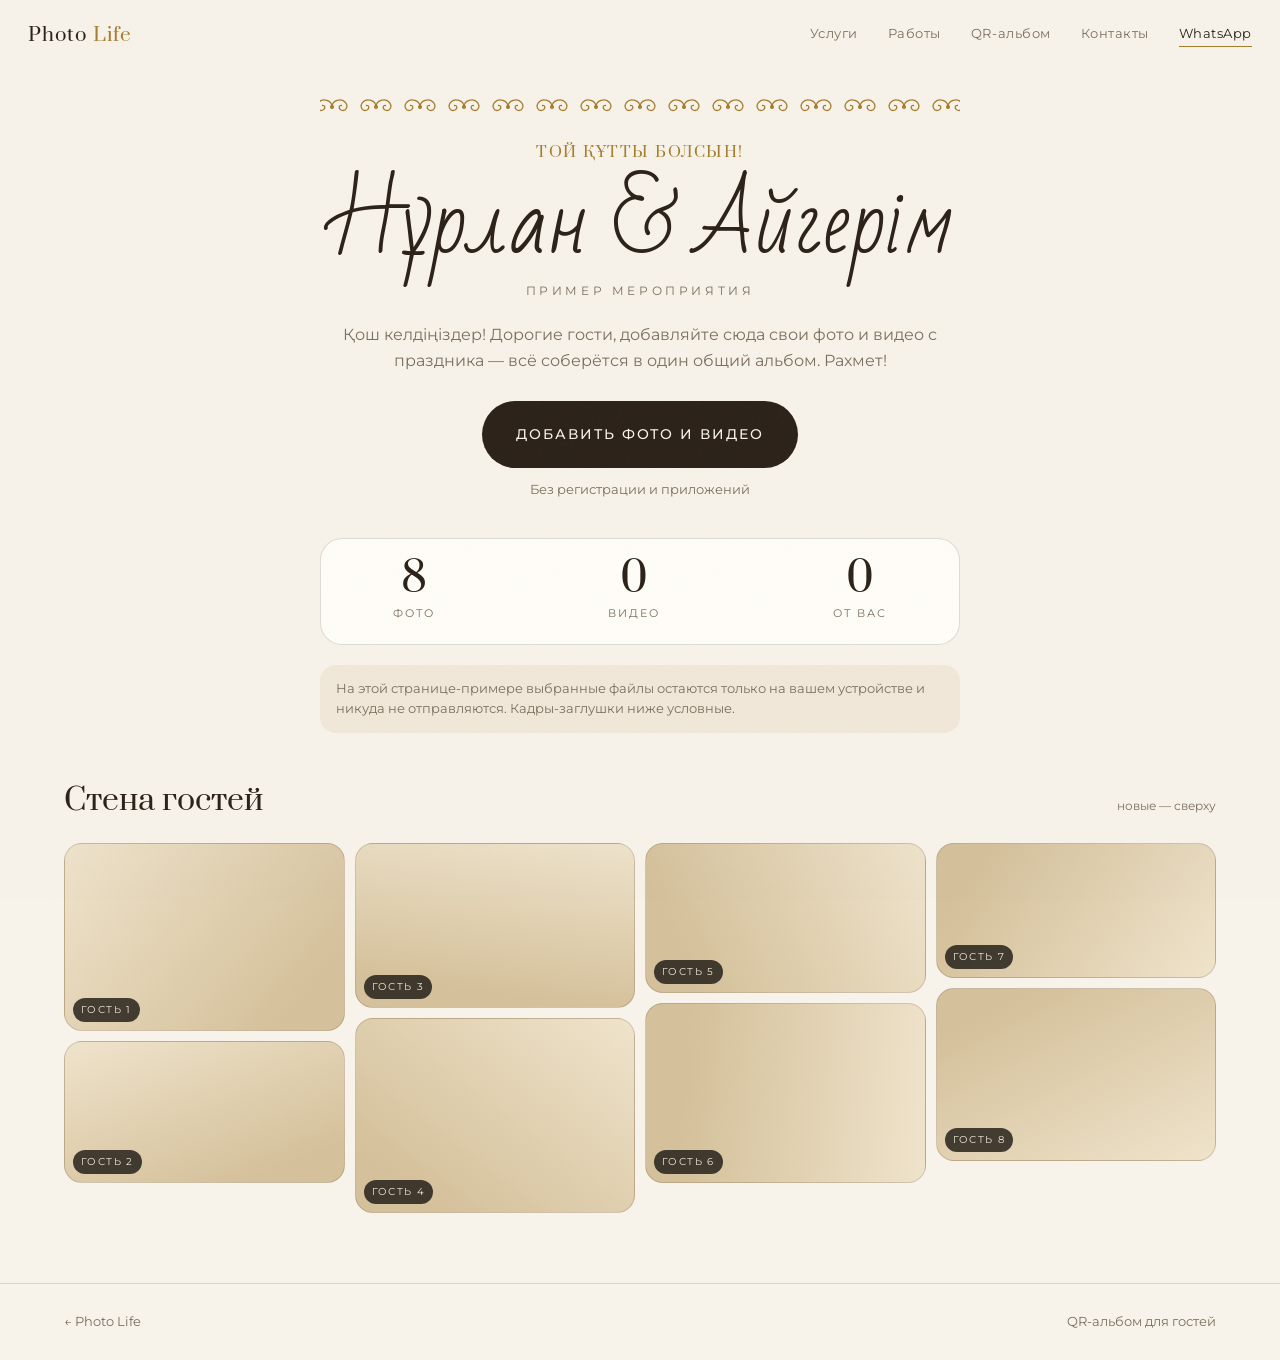
<file: album.html>
<!doctype html><html lang="ru"><head><meta charset="utf-8"><meta name="viewport" content="width=device-width,initial-scale=1">
<title>Гостевой альбом — Photo Life</title><meta name="robots" content="noindex">
<link href="https://fonts.googleapis.com/css2?family=Bad+Script&family=Montserrat:wght@400;500;600&family=Prata&display=swap" rel="stylesheet">
<link rel="stylesheet" href="style.css">
<style>
main.wrap{padding-top:96px;padding-bottom:70px}
.top{text-align:center;max-width:640px;margin:0 auto}
.top .band{margin-bottom:22px}
.top h1{font-family:var(--script);font-weight:400;font-size:clamp(46px,13vw,84px);line-height:1.2;margin:10px 0 6px;color:var(--ink);word-break:break-word}
.kz{font-family:var(--serif);color:var(--gold);font-size:15px;letter-spacing:.1em;text-transform:uppercase}
.dt{font-size:12px;color:var(--mut);letter-spacing:.3em;text-transform:uppercase;margin-top:6px}
.top p.h{margin:22px auto 28px;color:var(--mut)}
.up{display:inline-block;background:var(--ink);color:var(--bg);font-size:14px;letter-spacing:.14em;text-transform:uppercase;padding:22px 34px;cursor:pointer;transition:background .25s;font-weight:500}
.up:hover{background:var(--gold);color:#fff}
#file{display:none}
.cnt{display:flex;justify-content:center;gap:clamp(24px,7vw,60px);margin:38px 0 0;padding:22px 0;border-block:1px solid var(--line)}
.cnt b{display:block;font-family:var(--serif);font-weight:400;font-size:40px;line-height:1}
.cnt span{font-size:11px;letter-spacing:.18em;text-transform:uppercase;color:var(--mut)}
.gh{display:flex;justify-content:space-between;align-items:baseline;margin:44px 0 18px}
.gh h2{font-size:30px;font-weight:400}.gh small{color:var(--mut);font-size:12px}
.grid{columns:2;column-gap:10px}@media(min-width:760px){.grid{columns:4}}
.it{break-inside:avoid;margin-bottom:10px;position:relative}
.it img,.it video{display:block;width:100%}
.it .by{position:absolute;left:8px;bottom:8px;font-size:10px;letter-spacing:.14em;text-transform:uppercase;background:rgba(23,18,13,.78);color:#f2eadb;padding:4px 8px}
.it.new{animation:pop .7s cubic-bezier(.2,.9,.3,1) both;outline:2px solid var(--gold)}
@keyframes pop{from{opacity:0;transform:scale(.9) translateY(24px)}to{opacity:1;transform:none}}
.it.fr::before,.it.fr::after{display:none}
</style></head><body>
<main class="wrap">
<div class="top">
<div class="band"></div>
<div class="kz" id="kz">Той құтты болсын!</div>
<h1 id="nm">Нұрлан &amp; Айгерім</h1>
<div class="dt" id="dt">Пример мероприятия</div>
<p class="h">Қош келдіңіздер! Дорогие гости, добавляйте сюда свои фото и видео с праздника — всё соберётся в один общий альбом. Рахмет!</p>
<label class="up" for="file">Добавить фото и видео</label>
<input id="file" type="file" accept="image/*,video/*" multiple>
<div style="font-size:12.5px;color:var(--mut);margin-top:12px">Без регистрации и приложений</div>
<div class="cnt"><div><b id="cPh">0</b><span>фото</span></div><div><b id="cVi">0</b><span>видео</span></div><div><b id="cMine">0</b><span>от вас</span></div></div>
<p class="note" style="text-align:left">На этой странице-примере выбранные файлы остаются только на вашем устройстве и никуда не отправляются. Кадры-заглушки ниже условные.</p>
</div>
<div class="gh"><h2 class="serif">Стена гостей</h2><small>новые — сверху</small></div>
<div class="grid" id="grid"></div>
</main>
<footer><a href="index.html">← Photo Life</a><span>QR-альбом для гостей</span></footer>
<script src="common.js"></script>
<script>
var q=new URLSearchParams(location.search);
if(q.get('n')){document.getElementById('nm').textContent=q.get('n');document.title=q.get('n')+' — гостевой альбом'}
if(q.get('d')){document.getElementById('dt').textContent=q.get('d')}
if(q.get('o')&&GREET[q.get('o')]){document.getElementById('kz').textContent=GREET[q.get('o')]}
var grid=document.getElementById('grid'),mine=0,ph=0,vi=0,hs=[125,95,110,130,100,120,90,115];
for(var i=0;i<8;i++){var d=document.createElement('div');d.className='it fr';d.style.height=hs[i]*1.5+'px';d.style.background='linear-gradient('+(130+i*29)+'deg,#efe3cb,#d4c09a 85%)';d.innerHTML='<span class="by">Гость '+(i+1)+'</span>';grid.appendChild(d);ph++}
function upd(){cPh.textContent=ph;cVi.textContent=vi;cMine.textContent=mine}upd();
document.getElementById('file').addEventListener('change',function(e){
Array.prototype.forEach.call(e.target.files,function(f){
var u=URL.createObjectURL(f),d=document.createElement('div');d.className='it new';
if(f.type.indexOf('video')===0){d.innerHTML='<video src="'+u+'#t=0.1" controls playsinline preload="metadata"></video>';vi++}
else if(f.type.indexOf('image')===0){var im=new Image();im.src=u;im.alt='Ваше фото';d.appendChild(im);ph++}
else return;
var s=document.createElement('span');s.className='by';s.textContent='Вы';d.appendChild(s);
grid.insertBefore(d,grid.firstChild);mine++;
});upd();e.target.value='';
});
</script></body></html>
</file>
<file: style.css>
:root{--bg:#f8f3ea;--bg2:#f0e8d8;--ink:#2a2017;--mut:#7a6e5c;--gold:#a47d2c;--line:rgba(42,32,23,.15);--serif:'Prata',Georgia,serif;--script:'Bad Script','Cormorant Garamond',cursive;--sans:'Montserrat',system-ui,sans-serif}
.dk{--bg:#17120d;--bg2:#1d1710;--ink:#f2eadb;--mut:#a99d88;--gold:#c9a35a;--line:rgba(242,234,219,.16);background:var(--bg);color:var(--ink)}
*{box-sizing:border-box;margin:0;padding:0}
html{scroll-behavior:smooth}
body{background:var(--bg);color:var(--ink);font-family:var(--sans);font-size:16px;line-height:1.6;-webkit-font-smoothing:antialiased;overflow-x:hidden}
body::before{content:'';position:fixed;inset:0;pointer-events:none;z-index:100;opacity:.045;background-image:url("data:image/svg+xml;utf8,<svg xmlns='http://www.w3.org/2000/svg' width='160' height='160'><filter id='n'><feTurbulence type='fractalNoise' baseFrequency='.9' numOctaves='2'/></filter><rect width='160' height='160' filter='url(%23n)'/></svg>")}
a{color:inherit;text-decoration:none}
img{max-width:100%}
.wrap{padding:0 clamp(18px,5vw,64px);max-width:1400px;margin:0 auto}
.serif{font-family:var(--serif);font-weight:400}
.eyebrow{font-size:11px;letter-spacing:.28em;text-transform:uppercase;color:var(--gold);font-weight:600}
/* header */
.hd{position:fixed;top:0;left:0;right:0;z-index:60;display:flex;justify-content:space-between;align-items:center;padding:20px clamp(18px,5vw,64px);transition:background .3s,padding .3s}
.hd.s{background:rgba(248,243,234,.96);padding-top:14px;padding-bottom:14px;border-bottom:1px solid var(--line)}
.brand{font-family:var(--serif);font-size:19px;letter-spacing:.06em}
.brand i{color:var(--gold);font-style:normal}
.menu{display:flex;gap:30px;font-size:13px;letter-spacing:.04em}
.menu a{color:var(--mut);transition:color .2s}.menu a:hover,.menu a.on{color:var(--ink)}
.menu a.wa{color:var(--ink);border-bottom:1px solid var(--gold);padding-bottom:2px}
.burger{display:none;background:none;border:0;color:var(--ink);font:inherit;font-size:13px;letter-spacing:.14em;text-transform:uppercase;cursor:pointer}
@media(max-width:820px){.burger{display:block}.menu{position:fixed;inset:0;background:var(--bg);flex-direction:column;justify-content:center;gap:22px;padding:0 clamp(18px,5vw,64px);font-family:var(--serif);font-size:34px;transform:translateY(-100%);transition:transform .45s cubic-bezier(.7,0,.2,1);z-index:-1}.menu.o{transform:none}.menu a{color:var(--ink)}.menu a.wa{border:0;color:var(--gold)}}
/* buttons */
.lnk{display:inline-flex;align-items:center;gap:12px;font-size:13px;letter-spacing:.14em;text-transform:uppercase;padding:16px 0;border-bottom:1px solid var(--gold);transition:gap .25s,color .25s;font-weight:500}
.lnk:hover{gap:20px;color:var(--gold)}
.lnk.solid{background:var(--ink);color:var(--bg);border:0;padding:17px 28px}
.lnk.solid:hover{background:var(--gold);color:#fff}
/* placeholder frames */
.fr{position:relative;background:linear-gradient(155deg,#eadfc8,#d6c4a0 80%);overflow:hidden;border:1px solid var(--line)}
.fr::before{content:attr(data-n);position:absolute;left:14px;top:10px;font-family:var(--serif);font-size:13px;color:var(--gold);letter-spacing:.1em}
.fr::after{content:attr(data-c);position:absolute;left:14px;bottom:12px;font-size:10.5px;letter-spacing:.2em;text-transform:uppercase;color:#7a6a4c}
.fr img{position:absolute;inset:0;width:100%;height:100%;object-fit:cover}
/* reveal */
.rv{opacity:0;transform:translateY(26px);transition:opacity .9s ease,transform .9s ease}.rv.in{opacity:1;transform:none}
@media(prefers-reduced-motion:reduce){.rv{opacity:1;transform:none;transition:none}html{scroll-behavior:auto}}
.note{font-size:12.5px;color:var(--mut);border-left:1px solid var(--gold);padding:4px 0 4px 14px;margin:20px 0}
footer{border-top:1px solid var(--line);padding:28px clamp(18px,5vw,64px);display:flex;justify-content:space-between;gap:12px;flex-wrap:wrap;font-size:12.5px;color:var(--mut)}
/* ornament (қошқар мүйіз motif) */
.band{height:22px;background-repeat:repeat-x;background-position:center;background-size:auto 22px;background-image:url("data:image/svg+xml;utf8,<svg xmlns='http://www.w3.org/2000/svg' width='44' height='22' viewBox='0 0 44 22' fill='none' stroke='%23a47d2c' stroke-width='1.3' stroke-linecap='round'><path d='M22 11 C22 4 13 2 9 6 C5 10 8 16 13 14 C16 12.5 15 9 12.5 9.5'/><path d='M22 11 C22 4 31 2 35 6 C39 10 36 16 31 14 C28 12.5 29 9 31.5 9.5'/><circle cx='22' cy='11' r='1.4' fill='%23a47d2c'/></svg>")}
/* table card */
.tc{width:100%;max-width:400px;margin:0 auto;background:#fffdf8;color:#2a2017;padding:12px;box-shadow:0 30px 70px rgba(60,40,10,.22);position:relative}
.tc-in{border:1px solid #a47d2c;outline:1px solid rgba(164,125,44,.55);outline-offset:-7px;padding:26px 20px 22px;text-align:center;background:radial-gradient(120% 60% at 50% 0%,rgba(164,125,44,.10),transparent 65%)}
.tc .band{margin:0 -6px}
.tc-k{font-family:var(--serif);font-size:15px;letter-spacing:.12em;text-transform:uppercase;color:#a47d2c;margin:16px 0 4px;line-height:1.35}
.tc-names{font-family:var(--script);font-size:clamp(38px,11vw,54px);line-height:1.2;margin:6px 0 2px;color:#2a2017;word-break:break-word}
.tc-date{font-size:12px;letter-spacing:.3em;text-transform:uppercase;color:#7a6e5c}
.tc-w{font-family:var(--serif);font-size:22px;margin:16px 0 14px}
.tc-q{display:inline-block;line-height:0;padding:10px;background:#fff;border:1px solid rgba(164,125,44,.5)}
.tc-s{font-family:var(--serif);font-style:normal;font-size:15px;margin:14px 8px 4px;line-height:1.4}
.tc-r{font-size:11px;letter-spacing:.14em;text-transform:uppercase;color:#7a6e5c;margin-bottom:12px}
/* ===== iOS-style: rounded, soft, glassy ===== */
:root{--r:22px;--r-lg:30px}
body .hd{top:8px;left:10px;right:10px;padding:12px 18px;border-radius:22px;border:0;background:none}
body .hd::before{content:'';position:absolute;inset:0;z-index:-2;border-radius:22px;background:rgba(250,246,238,.72);backdrop-filter:saturate(180%) blur(20px);-webkit-backdrop-filter:saturate(180%) blur(20px);box-shadow:0 4px 24px rgba(60,40,10,.10),inset 0 0 0 1px rgba(255,255,255,.6);opacity:0;transition:opacity .3s}
body .hd.s::before{opacity:1}
body .hd.s{background:none;border:0;padding:12px 18px}
body .lnk{border:1px solid var(--gold);border-radius:999px;padding:14px 24px}
body .lnk.solid{border:0;padding:16px 28px}
body .lnk:hover{gap:16px;background:rgba(164,125,44,.10);color:var(--ink)}
body .lnk.solid:hover{background:var(--gold);color:#fff}
body .up{border-radius:999px}
body .fr{border-radius:var(--r)}
body .g .fr{border-radius:16px}
body .it{border-radius:18px;overflow:hidden}
body .it .by{border-radius:99px}
body .note{background:rgba(164,125,44,.09);border:0;border-radius:16px;padding:14px 16px}
body .svc{border:1px solid var(--line);border-radius:var(--r-lg);overflow:hidden;background:#fffdf8;box-shadow:0 12px 40px rgba(60,40,10,.06)}
body .sv{padding-left:clamp(16px,3vw,30px);padding-right:clamp(16px,3vw,30px)}
body .sv:last-child{border-bottom:0}
@media(min-width:820px){body .sv:hover{padding-left:clamp(26px,4vw,44px)}}
body .strip .fr{border-radius:var(--r-lg)}
body .al.dk{margin:0 10px;border-radius:38px;border:0}
body footer.dk{margin:10px;border-radius:30px;border:0}
body .mq{background:transparent;border:0}
body .tc{border-radius:34px}
body .tc-in{border-radius:24px}
body .tc-q{border-radius:20px}
body .sheet{border-radius:var(--r-lg);border:0}
body .cnt,body .bar{border:1px solid var(--line);border-radius:var(--r);padding:20px 16px;background:#fffdf8;justify-content:space-around}
body .qrb{border-radius:var(--r-lg);border:1px solid var(--line);box-shadow:0 12px 40px rgba(60,40,10,.06)}
body .toast{border-radius:16px}
body input,body select{background:#fffdf8;border:1px solid var(--line);border-radius:16px;padding:15px 18px;font-size:17px}
body input:focus,body select:focus{border-color:var(--gold);box-shadow:0 0 0 4px rgba(164,125,44,.15)}
body .sw{border-radius:99px}
body .hero .band{top:78px}
@media print{body .tc{border-radius:0}body .sheet{border-radius:0}}
</file>
